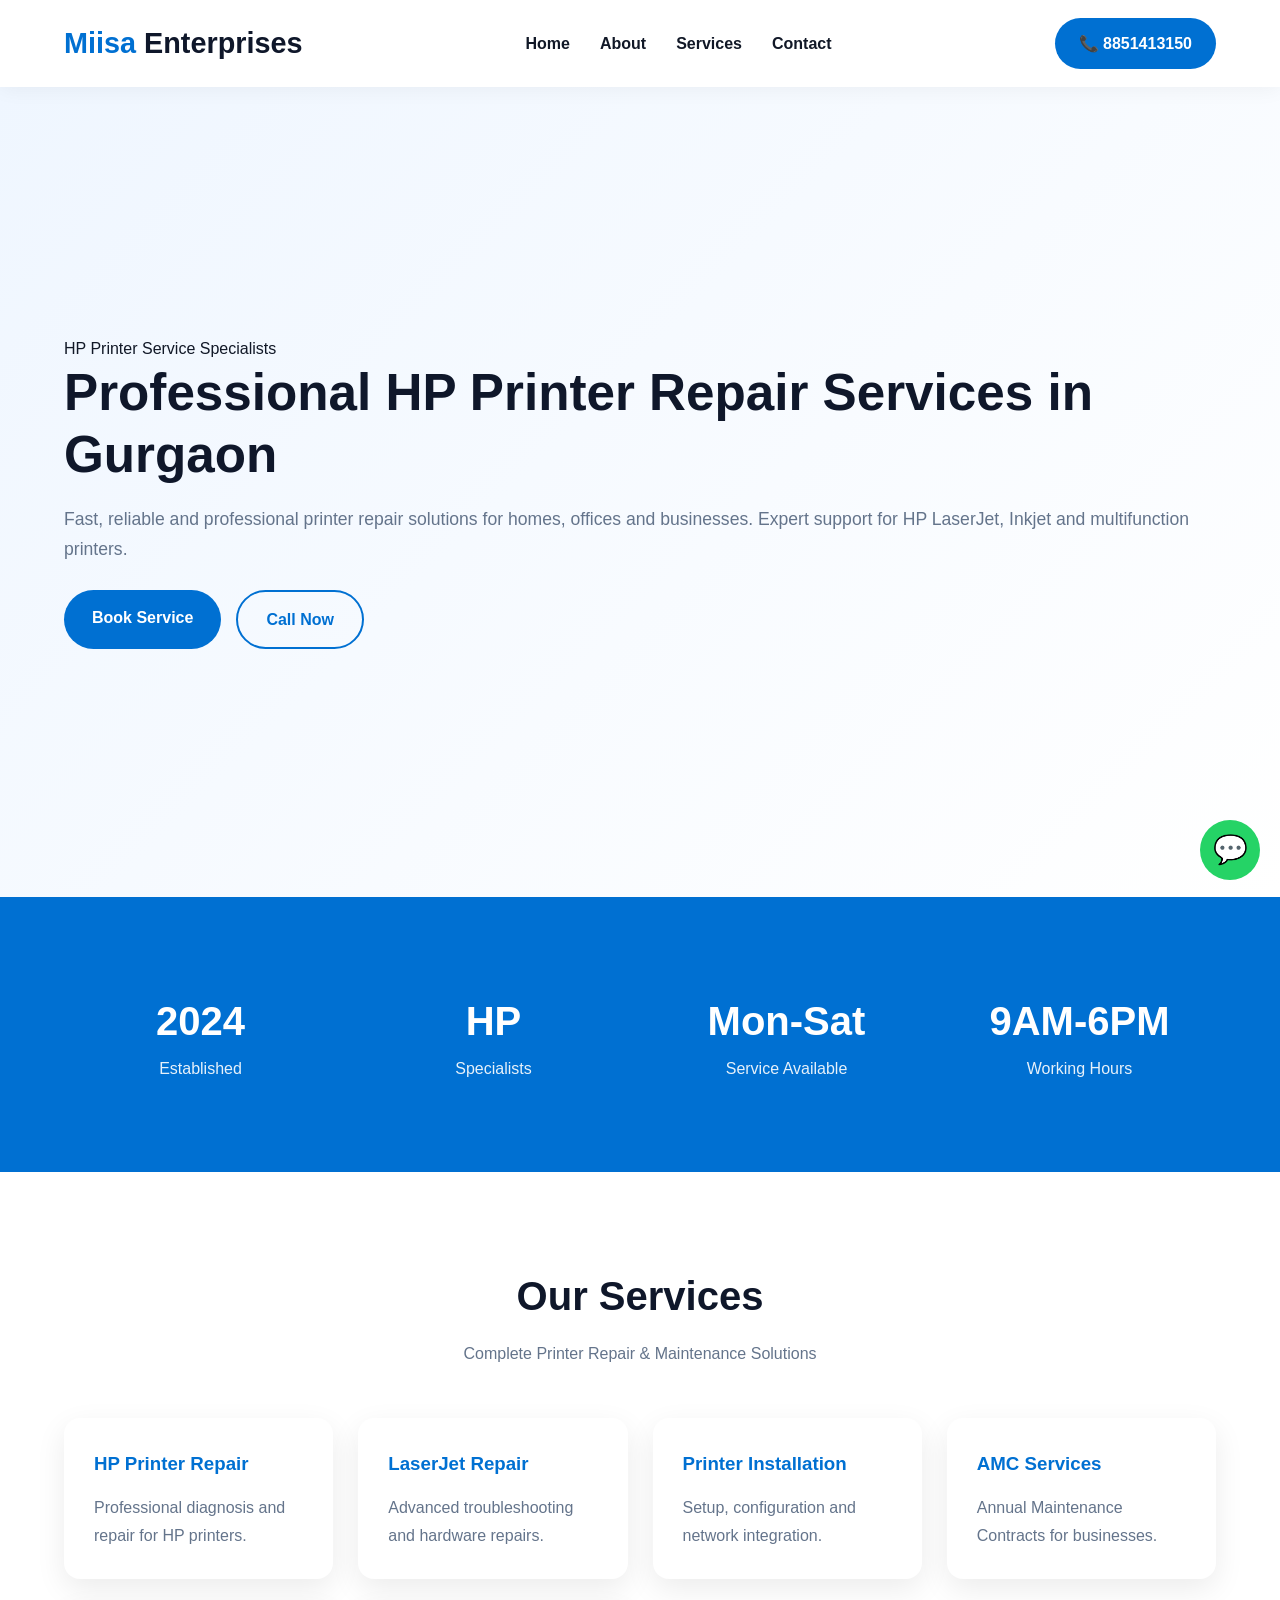
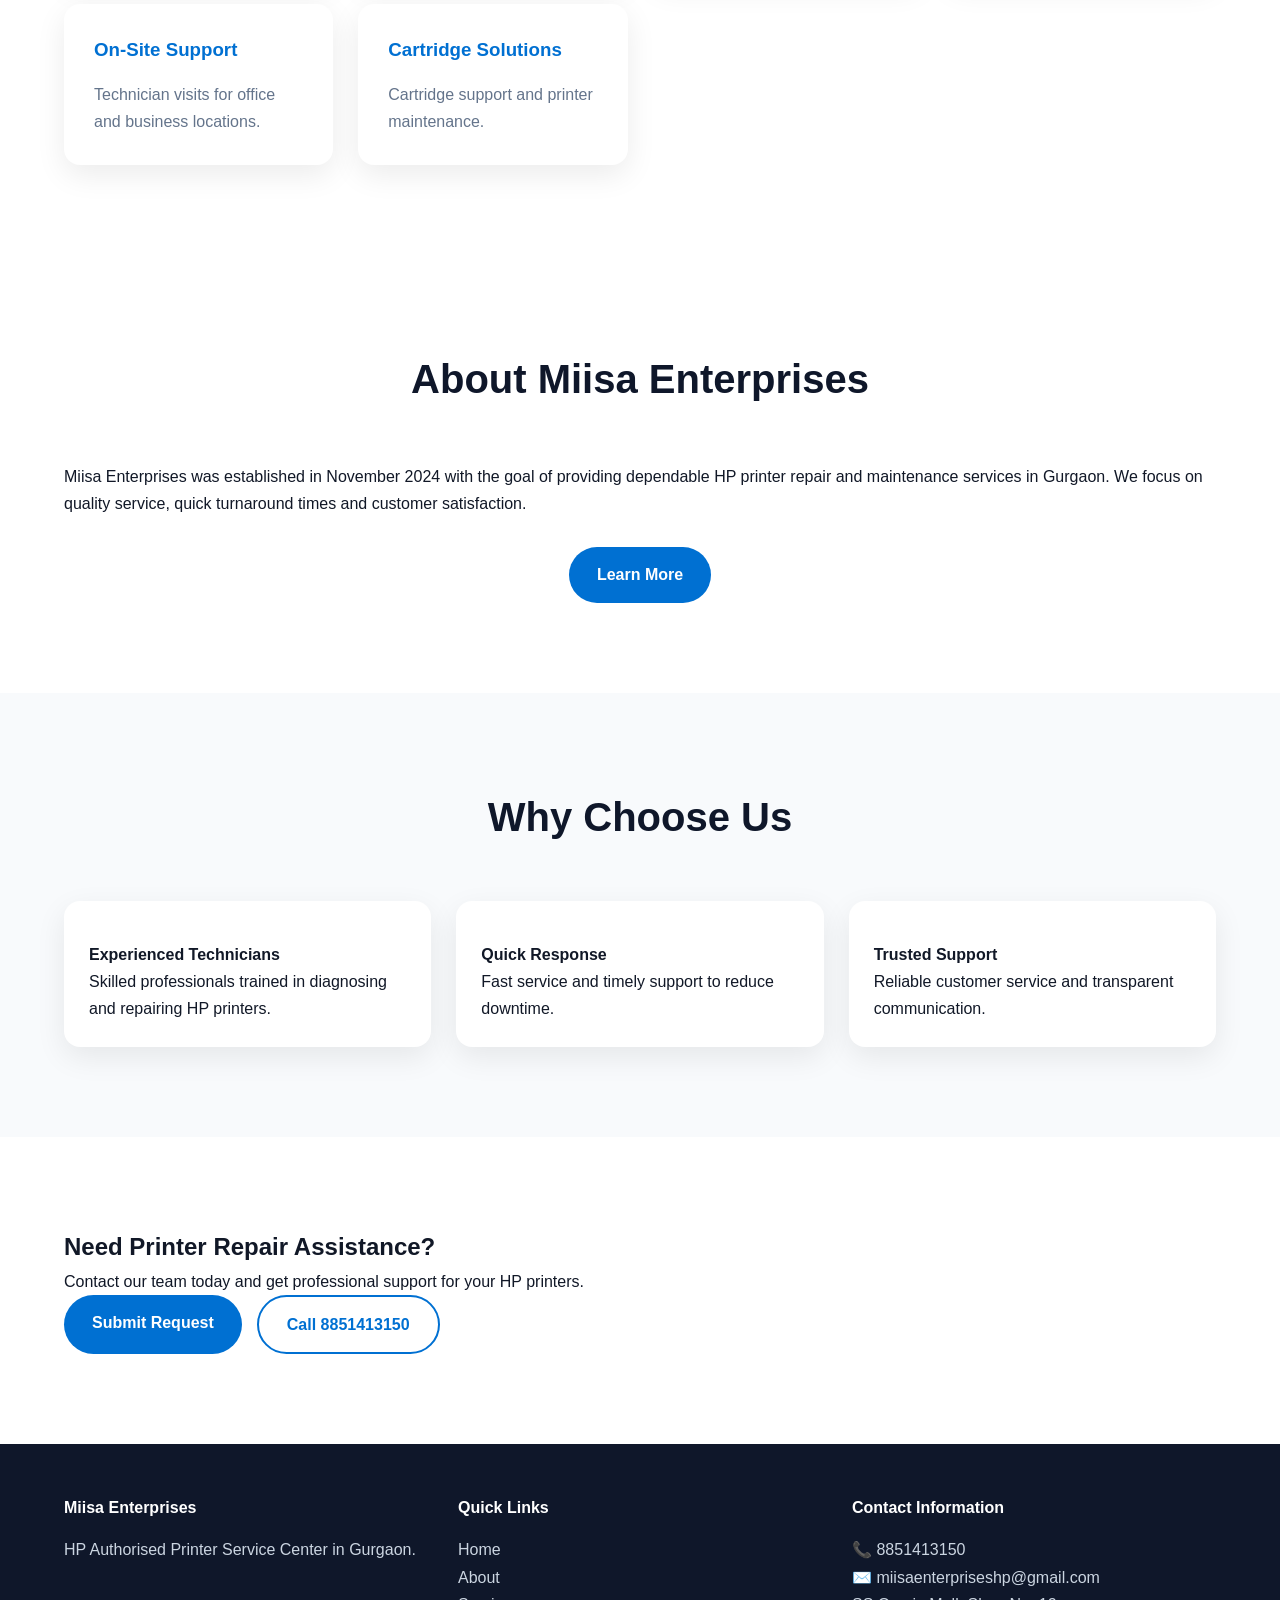
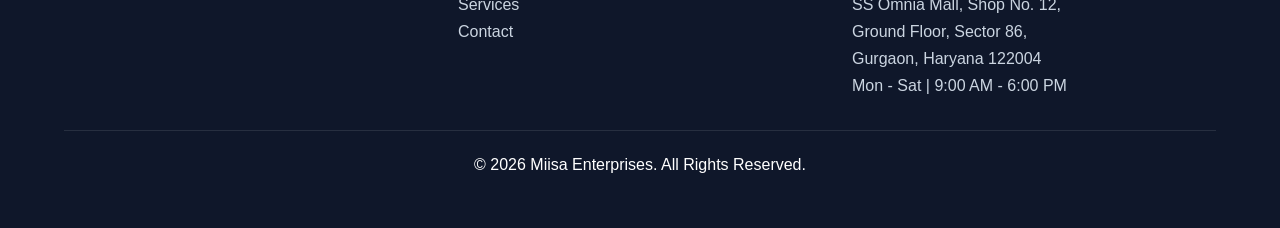
<file: index.html>
<!DOCTYPE html>
<html lang="en">
<head>

<meta charset="UTF-8">
<meta name="viewport" content="width=device-width, initial-scale=1.0">

<title>Miisa Enterprises | HP Authorised Printer Service Center Gurgaon</title>

<meta name="description" content="HP Authorised Printer Service Center in Gurgaon. HP Printer Repair, LaserJet Repair, AMC Services, Installation and Maintenance Support.">

<link rel="stylesheet" href="/css/style.css">

</head>

<body>

<header>

<div class="container">

<nav class="navbar">

<div class="logo">
Miisa <span>Enterprises</span>
</div>

<ul class="nav-links">
<li><a href="/">Home</a></li>
<li><a href="/about/">About</a></li>
<li><a href="/services/">Services</a></li>
<li><a href="/contact/">Contact</a></li>
</ul>

<a href="tel:8851413150" class="call-btn">
📞 8851413150
</a>

</nav>

</div>

</header>

<section class="hero">

<div class="container">

<div class="hero-content">

<span class="hero-badge">
HP Printer Service Specialists
</span>

<h1>
Professional HP Printer Repair Services in Gurgaon
</h1>

<p>
Fast, reliable and professional printer repair solutions for homes, offices and businesses. Expert support for HP LaserJet, Inkjet and multifunction printers.
</p>

<div class="hero-buttons">

<a href="/contact/" class="btn btn-primary">
Book Service
</a>

<a href="tel:8851413150" class="btn btn-outline">
Call Now
</a>

</div>

</div>

</div>

</section>

<section class="stats">

<div class="container">

<div class="stats-grid">

<div class="stat">
<h3>2024</h3>
<p>Established</p>
</div>

<div class="stat">
<h3>HP</h3>
<p>Specialists</p>
</div>

<div class="stat">
<h3>Mon-Sat</h3>
<p>Service Available</p>
</div>

<div class="stat">
<h3>9AM-6PM</h3>
<p>Working Hours</p>
</div>

</div>

</div>

</section>

<section>

<div class="container">

<div class="section-title">

<h2>
Our Services
</h2>

<p>
Complete Printer Repair & Maintenance Solutions
</p>

</div>

<div class="services-grid">

<div class="service-card">
<h3>HP Printer Repair</h3>
<p>Professional diagnosis and repair for HP printers.</p>
</div>

<div class="service-card">
<h3>LaserJet Repair</h3>
<p>Advanced troubleshooting and hardware repairs.</p>
</div>

<div class="service-card">
<h3>Printer Installation</h3>
<p>Setup, configuration and network integration.</p>
</div>

<div class="service-card">
<h3>AMC Services</h3>
<p>Annual Maintenance Contracts for businesses.</p>
</div>

<div class="service-card">
<h3>On-Site Support</h3>
<p>Technician visits for office and business locations.</p>
</div>

<div class="service-card">
<h3>Cartridge Solutions</h3>
<p>Cartridge support and printer maintenance.</p>
</div>

</div>

</div>

</section>

<section class="about-section">

<div class="container">

<div class="section-title">

<h2>
About Miisa Enterprises
</h2>

</div>

<p class="center-text">

Miisa Enterprises was established in November 2024 with the goal of providing dependable HP printer repair and maintenance services in Gurgaon. We focus on quality service, quick turnaround times and customer satisfaction.

</p>

<div style="text-align:center;margin-top:30px;">

<a href="/about/" class="btn btn-primary">
Learn More
</a>

</div>

</div>

</section>

<section class="testimonials">

<div class="container">

<div class="section-title">

<h2>
Why Choose Us
</h2>

</div>

<div class="testimonial-grid">

<div class="testimonial">

<h4>Experienced Technicians</h4>

<p>
Skilled professionals trained in diagnosing and repairing HP printers.
</p>

</div>

<div class="testimonial">

<h4>Quick Response</h4>

<p>
Fast service and timely support to reduce downtime.
</p>

</div>

<div class="testimonial">

<h4>Trusted Support</h4>

<p>
Reliable customer service and transparent communication.
</p>

</div>

</div>

</div>

</section>

<section class="contact-cta">

<div class="container">

<h2>
Need Printer Repair Assistance?
</h2>

<p>
Contact our team today and get professional support for your HP printers.
</p>

<div class="hero-buttons">

<a href="/contact/" class="btn btn-primary">
Submit Request
</a>

<a href="tel:8851413150" class="btn btn-outline">
Call 8851413150
</a>

</div>

</div>

</section>

<footer>

<div class="container">

<div class="footer-grid">

<div>

<h4>
Miisa Enterprises
</h4>

<p>
HP Authorised Printer Service Center in Gurgaon.
</p>

</div>

<div>

<h4>
Quick Links
</h4>

<p><a href="/">Home</a></p>
<p><a href="/about/">About</a></p>
<p><a href="/services/">Services</a></p>
<p><a href="/contact/">Contact</a></p>

</div>

<div>

<h4>
Contact Information
</h4>

<p>📞 8851413150</p>
<p>✉️ miisaenterpriseshp@gmail.com</p>

<p>
SS Omnia Mall, Shop No. 12,<br>
Ground Floor, Sector 86,<br>
Gurgaon, Haryana 122004
</p>

<p>
Mon - Sat | 9:00 AM - 6:00 PM
</p>

</div>

</div>

<div class="copyright">

© 2026 Miisa Enterprises. All Rights Reserved.

</div>

</div>

</footer>

<a
class="whatsapp"
href="https://wa.me/918851413150"
target="_blank">
💬
</a>

<script src="/js/script.js"></script>

</body>
</html>
</file>
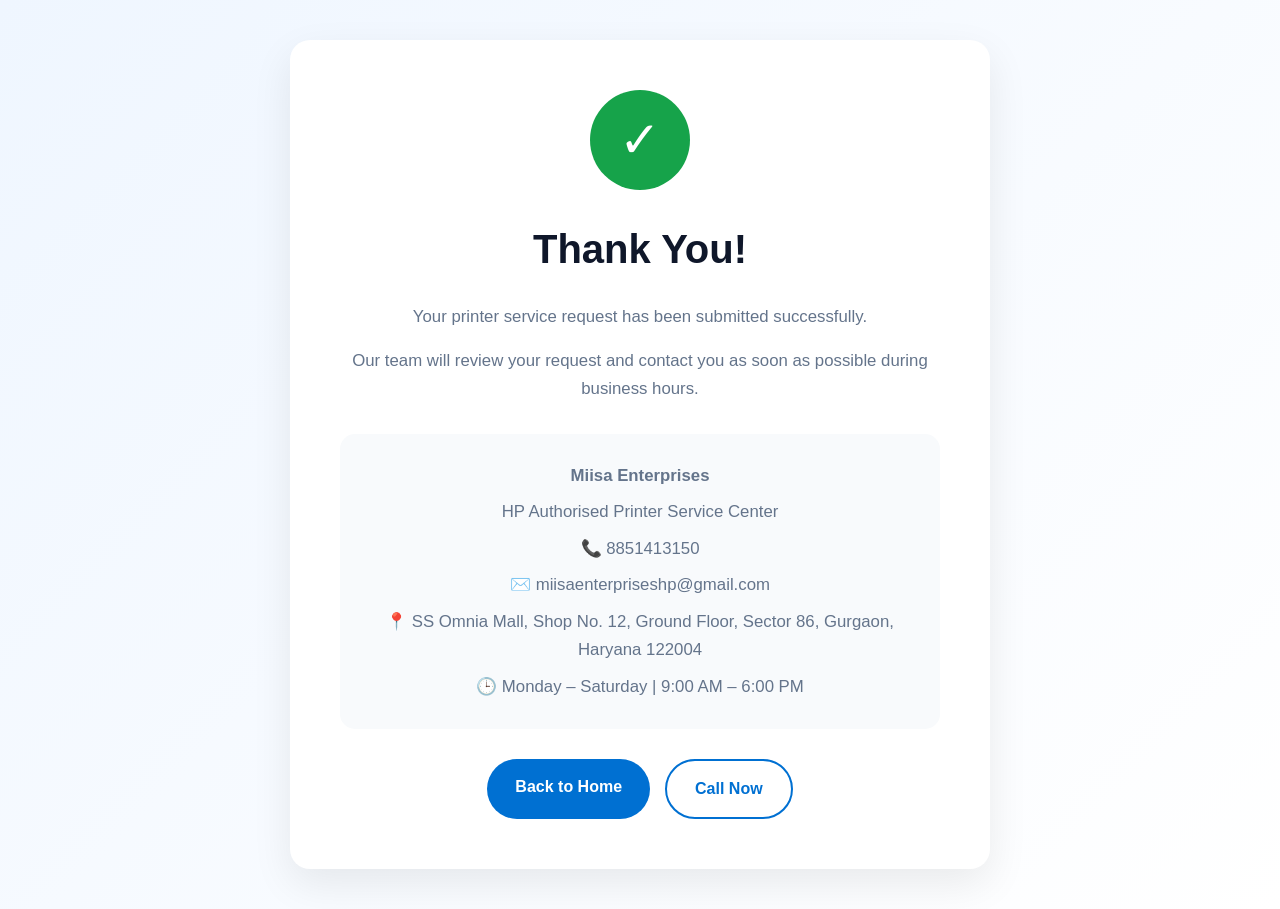
<file: thankyou/index.html>
<!DOCTYPE html>
<html lang="en">

<head>

<meta charset="UTF-8">
<meta name="viewport" content="width=device-width, initial-scale=1.0">

<title>Thank You | Miisa Enterprises</title>

<meta name="description" content="Thank you for contacting Miisa Enterprises. Your service request has been received.">

<link rel="stylesheet" href="../css/style.css">

<style>

.success-section{
min-height:80vh;
display:flex;
align-items:center;
justify-content:center;
background:linear-gradient(135deg,#eff6ff,#ffffff);
padding:40px 20px;
}

.success-card{
background:#fff;
max-width:700px;
width:100%;
padding:50px;
border-radius:20px;
box-shadow:0 15px 40px rgba(0,0,0,.08);
text-align:center;
}

.success-icon{
width:100px;
height:100px;
margin:auto;
background:#16a34a;
color:#fff;
font-size:50px;
border-radius:50%;
display:flex;
align-items:center;
justify-content:center;
margin-bottom:25px;
}

.success-card h1{
font-size:2.5rem;
margin-bottom:20px;
color:#0f172a;
}

.success-card p{
font-size:1.05rem;
color:#64748b;
margin-bottom:15px;
}

.contact-box{
margin-top:30px;
padding:20px;
background:#f8fafc;
border-radius:15px;
}

.contact-box p{
margin:8px 0;
}

.action-buttons{
margin-top:30px;
display:flex;
gap:15px;
justify-content:center;
flex-wrap:wrap;
}

@media(max-width:768px){

.success-card{
padding:30px;
}

.success-card h1{
font-size:2rem;
}

}

</style>

</head>

<body>

<section class="success-section">

<div class="success-card">

<div class="success-icon">
✓
</div>

<h1>
Thank You!
</h1>

<p>
Your printer service request has been submitted successfully.
</p>

<p>
Our team will review your request and contact you as soon as possible during business hours.
</p>

<div class="contact-box">

<p>
<strong>Miisa Enterprises</strong>
</p>

<p>
HP Authorised Printer Service Center
</p>

<p>
📞 8851413150
</p>

<p>
✉️ miisaenterpriseshp@gmail.com
</p>

<p>
📍 SS Omnia Mall, Shop No. 12, Ground Floor, Sector 86, Gurgaon, Haryana 122004
</p>

<p>
🕒 Monday – Saturday | 9:00 AM – 6:00 PM
</p>

</div>

<div class="action-buttons">

<a href="/" class="btn btn-primary">
Back to Home
</a>

<a href="tel:8851413150" class="btn btn-outline">
Call Now
</a>

</div>

</div>

</section>

</body>
</html>
</file>
<file: css/style.css>
/* ==========================
   MIISA ENTERPRISES
   PREMIUM WEBSITE STYLES
========================== */

:root{
    --primary:#0070d2;
    --secondary:#0056a6;
    --dark:#0f172a;
    --light:#f8fafc;
    --white:#ffffff;
    --gray:#64748b;
    --border:#e2e8f0;
    --success:#16a34a;
    --shadow:0 10px 30px rgba(0,0,0,.08);
    --radius:16px;
}

*{
    margin:0;
    padding:0;
    box-sizing:border-box;
}

html{
    scroll-behavior:smooth;
}

body{
    font-family:Segoe UI,Arial,sans-serif;
    background:#fff;
    color:#111827;
    line-height:1.7;
}

.container{
    width:90%;
    max-width:1200px;
    margin:auto;
}

/* NAVBAR */

header{
    position:sticky;
    top:0;
    z-index:999;
    background:#fff;
    box-shadow:0 2px 20px rgba(0,0,0,.05);
}

.navbar{
    display:flex;
    justify-content:space-between;
    align-items:center;
    padding:18px 0;
}

.logo{
    font-size:1.8rem;
    font-weight:700;
    color:var(--primary);
}

.logo span{
    color:var(--dark);
}

.nav-links{
    display:flex;
    list-style:none;
    gap:30px;
}

.nav-links a{
    text-decoration:none;
    color:#111827;
    font-weight:600;
    transition:.3s;
}

.nav-links a:hover{
    color:var(--primary);
}

.call-btn{
    background:var(--primary);
    color:#fff;
    padding:12px 24px;
    border-radius:50px;
    text-decoration:none;
    font-weight:600;
    transition:.3s;
}

.call-btn:hover{
    background:var(--secondary);
}

/* HERO */

.hero{
    min-height:90vh;
    display:flex;
    align-items:center;
    background:linear-gradient(
    135deg,
    #eff6ff,
    #ffffff
    );
}

.hero-grid{
    display:grid;
    grid-template-columns:1fr 1fr;
    gap:50px;
    align-items:center;
}

.hero h1{
    font-size:3.2rem;
    line-height:1.2;
    margin-bottom:20px;
    color:var(--dark);
}

.hero p{
    color:var(--gray);
    margin-bottom:25px;
    font-size:1.1rem;
}

.hero-buttons{
    display:flex;
    gap:15px;
    flex-wrap:wrap;
}

.btn{
    display:inline-block;
    padding:14px 28px;
    border-radius:50px;
    text-decoration:none;
    font-weight:600;
    transition:.3s;
}

.btn-primary{
    background:var(--primary);
    color:white;
}

.btn-primary:hover{
    background:var(--secondary);
}

.btn-outline{
    border:2px solid var(--primary);
    color:var(--primary);
}

.btn-outline:hover{
    background:var(--primary);
    color:#fff;
}

.hero-image{
    text-align:center;
}

.hero-image img{
    width:100%;
    max-width:500px;
}

/* SECTION */

section{
    padding:90px 0;
}

.section-title{
    text-align:center;
    margin-bottom:50px;
}

.section-title h2{
    font-size:2.5rem;
    margin-bottom:10px;
    color:var(--dark);
}

.section-title p{
    color:var(--gray);
}

/* SERVICES */

.services-grid{
    display:grid;
    grid-template-columns:repeat(auto-fit,minmax(250px,1fr));
    gap:25px;
}

.service-card{
    background:#fff;
    border-radius:var(--radius);
    padding:30px;
    box-shadow:var(--shadow);
    transition:.3s;
}

.service-card:hover{
    transform:translateY(-8px);
}

.service-card h3{
    margin-bottom:15px;
    color:var(--primary);
}

.service-card p{
    color:var(--gray);
}

/* ABOUT */

.about-grid{
    display:grid;
    grid-template-columns:1fr 1fr;
    gap:50px;
    align-items:center;
}

.about-image img{
    width:100%;
    border-radius:20px;
}

.about-content h2{
    margin-bottom:20px;
    font-size:2.4rem;
}

.about-content p{
    color:var(--gray);
    margin-bottom:15px;
}

/* STATS */

.stats{
    background:var(--primary);
    color:#fff;
}

.stats-grid{
    display:grid;
    grid-template-columns:repeat(auto-fit,minmax(200px,1fr));
    gap:20px;
    text-align:center;
}

.stat h3{
    font-size:2.5rem;
}

.stat p{
    opacity:.9;
}

/* TESTIMONIALS */

.testimonials{
    background:#f8fafc;
}

.testimonial-grid{
    display:grid;
    grid-template-columns:repeat(auto-fit,minmax(300px,1fr));
    gap:25px;
}

.testimonial{
    background:#fff;
    padding:25px;
    border-radius:var(--radius);
    box-shadow:var(--shadow);
}

.testimonial h4{
    margin-top:15px;
}

/* FAQ */

.faq-item{
    background:#fff;
    margin-bottom:15px;
    border-radius:12px;
    padding:20px;
    box-shadow:var(--shadow);
}

.faq-item h4{
    margin-bottom:10px;
}

/* CONTACT FORM */

.contact-grid{
    display:grid;
    grid-template-columns:1fr 1fr;
    gap:40px;
}

.contact-info{
    background:#f8fafc;
    padding:35px;
    border-radius:20px;
}

.contact-info h3{
    margin-bottom:20px;
}

.contact-info p{
    margin-bottom:12px;
}

.contact-form{
    background:#fff;
    padding:35px;
    border-radius:20px;
    box-shadow:var(--shadow);
}

.contact-form input,
.contact-form select,
.contact-form textarea{
    width:100%;
    padding:15px;
    margin-bottom:15px;
    border:1px solid var(--border);
    border-radius:10px;
    outline:none;
}

.contact-form button{
    width:100%;
    border:none;
    background:var(--primary);
    color:#fff;
    padding:15px;
    border-radius:10px;
    font-size:16px;
    cursor:pointer;
}

.contact-form button:hover{
    background:var(--secondary);
}

/* FOOTER */

footer{
    background:var(--dark);
    color:#fff;
    padding:50px 0;
}

.footer-grid{
    display:grid;
    grid-template-columns:repeat(auto-fit,minmax(250px,1fr));
    gap:30px;
}

.footer-grid h4{
    margin-bottom:15px;
}

.footer-grid p,
.footer-grid a{
    color:#cbd5e1;
    text-decoration:none;
}

.copyright{
    text-align:center;
    margin-top:30px;
    border-top:1px solid rgba(255,255,255,.1);
    padding-top:20px;
}

/* WHATSAPP */

.whatsapp{
    position:fixed;
    bottom:20px;
    right:20px;
    width:60px;
    height:60px;
    border-radius:50%;
    background:#25D366;
    display:flex;
    justify-content:center;
    align-items:center;
    color:#fff;
    font-size:28px;
    text-decoration:none;
    z-index:999;
}

/* RESPONSIVE */

@media(max-width:992px){

.hero-grid,
.about-grid,
.contact-grid{
grid-template-columns:1fr;
}

.hero{
text-align:center;
}

.hero h1{
font-size:2.4rem;
}

.hero-buttons{
justify-content:center;
}

}

@media(max-width:768px){

.navbar{
flex-direction:column;
gap:15px;
}

.nav-links{
flex-wrap:wrap;
justify-content:center;
gap:15px;
}

.section-title h2{
font-size:2rem;
}

.hero h1{
font-size:2rem;
}

}
</file>
